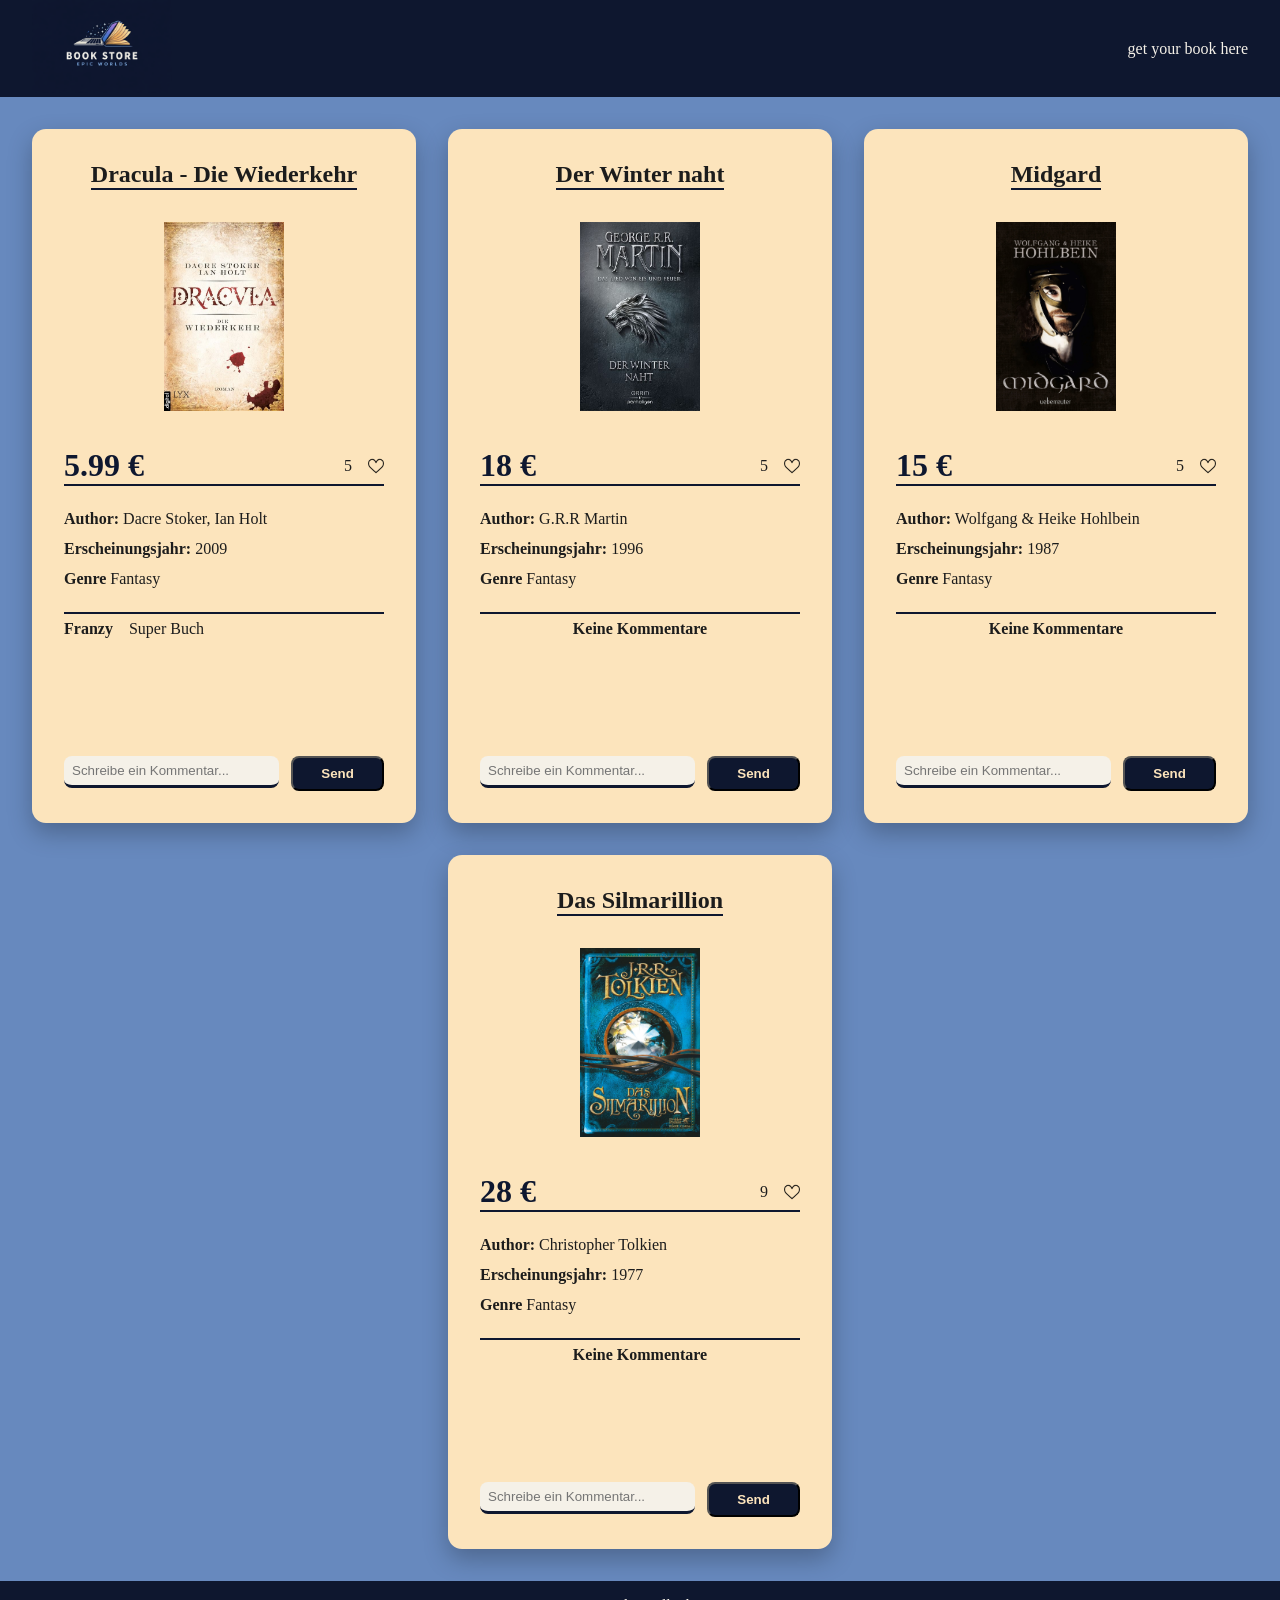
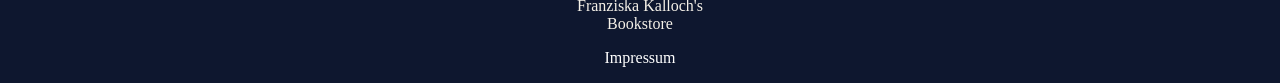
<file: index.html>
<!doctype html>
<html lang="de">
  <head>
    <meta charset="UTF-8" />
    <meta name="viewport" content="width=device-width, initial-scale=1.0" />
    <title>Book Store</title>
    <link rel="stylesheet" href="./styles/style.css" />
    <link rel="stylesheet" href="./styles/responsive.css" />
    <script src="./script/base.js" defer></script>
    <script src="./script/data.js" defer></script>
    <script src="./script/template.js" defer></script>
    <link rel="icon" type="image/png" href="./assets/icon/favicon.png" />
  </head>
  <body onload="init()">
    <header class="header">
      <div class="content-limitation-header">
        <div>
         <img src="./assets/logo.png" class="logo" />
      </div>
      <div>get your book here</div>
      </div>
    </header>
    <div class="wrapper">
    <main id="content"></main>
    </div>
    <footer>
      <div class="footer-text">
    <span> Franziska Kalloch's</span>
    <span>Bookstore</span>
    </div>
    <div>
      <a href="./impressum.html"">Impressum</a>
    </div>
    </footer>
  </body>
</html>
</file>
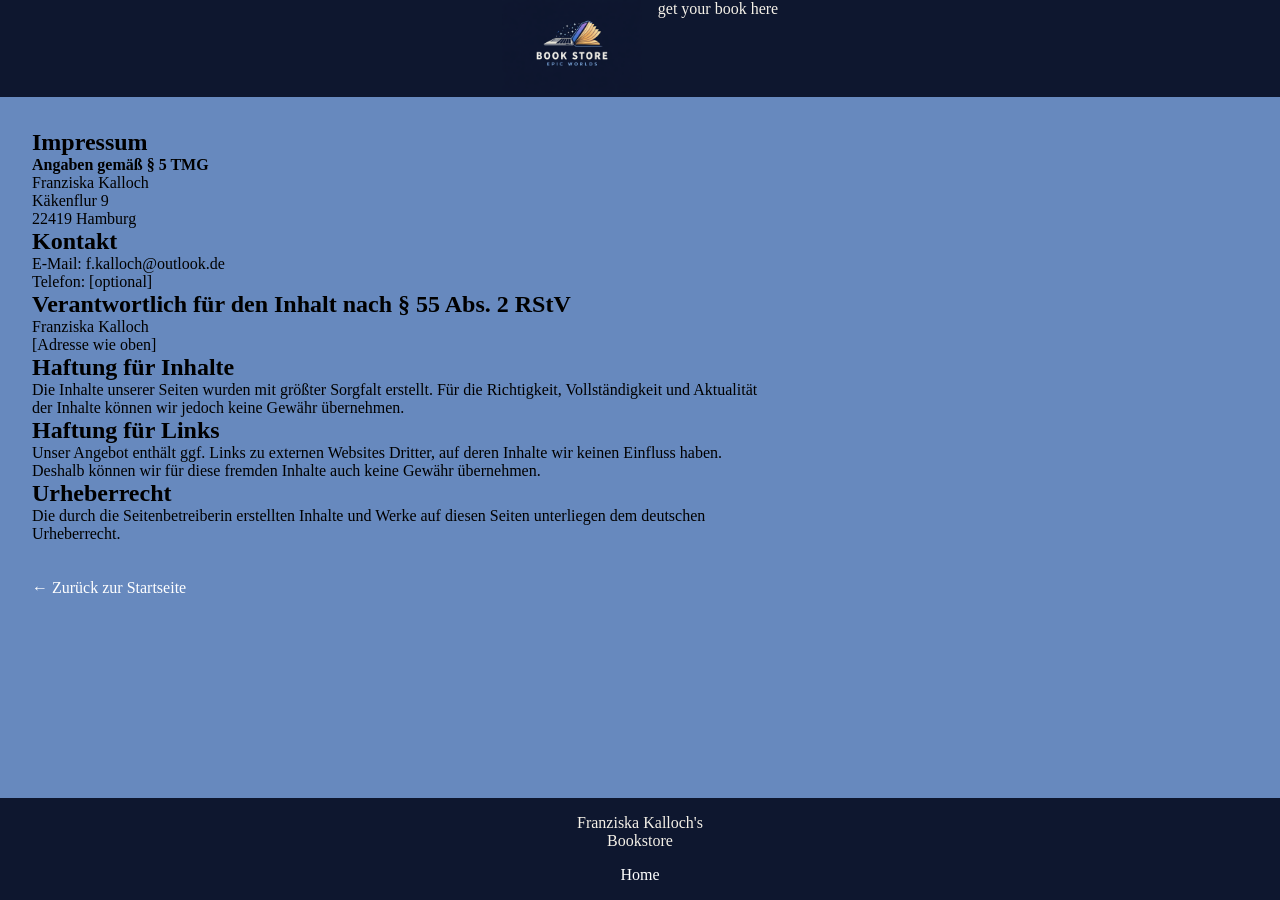
<file: impressum.html>
<!doctype html>
<html lang="de">
  <head>
    <meta charset="UTF-8" />
    <meta name="viewport" content="width=device-width, initial-scale=1.0" />
    <title>Book Store</title>
    <link rel="stylesheet" href="./styles/style.css" />
    <link rel="stylesheet" href="./styles/responsive.css" />
    <link rel="icon" type="image/png" href="./assets/icon/favicon.png" />
  </head>
  <body style="min-height: 100vh; display: flex; flex-direction: column">
    <header class="header">
      <div>
        <img src="./assets/logo.png" class="logo" />
      </div>
      <div>get your book here</div>
    </header>
    <section style="padding: 32px; max-width: 800px; flex: 1; gap: 8px">
      <h1>Impressum</h1>

      <p><strong>Angaben gemäß § 5 TMG</strong></p>

      <p>
        Franziska Kalloch<br />
        Käkenflur 9<br />
        22419 Hamburg
      </p>

      <h2>Kontakt</h2>
      <p>
        E-Mail: f.kalloch@outlook.de<br />
        Telefon: [optional]
      </p>

      <h2>Verantwortlich für den Inhalt nach § 55 Abs. 2 RStV</h2>
      <p>
        Franziska Kalloch<br />
        [Adresse wie oben]
      </p>

      <h2>Haftung für Inhalte</h2>
      <p>
        Die Inhalte unserer Seiten wurden mit größter Sorgfalt erstellt. Für die Richtigkeit, Vollständigkeit und Aktualität der Inhalte können wir jedoch keine
        Gewähr übernehmen.
      </p>

      <h2>Haftung für Links</h2>
      <p>
        Unser Angebot enthält ggf. Links zu externen Websites Dritter, auf deren Inhalte wir keinen Einfluss haben. Deshalb können wir für diese fremden Inhalte
        auch keine Gewähr übernehmen.
      </p>

      <h2>Urheberrecht</h2>
      <p>Die durch die Seitenbetreiberin erstellten Inhalte und Werke auf diesen Seiten unterliegen dem deutschen Urheberrecht.</p>

      <br /><br />
      <a href="index.html">← Zurück zur Startseite</a>
    </section>
    <footer>
      <div class="footer-text">
        <span> Franziska Kalloch's</span>
        <span>Bookstore</span>
      </div>
      <div>
        <a href="./index.html">Home</a>
      </div>
    </footer>
  </body>
</html>
</file>
<file: styles/style.css>
* {
  box-sizing: border-box;
  margin: 0;
  padding: 0;
}

:root {
  --primary-color: rgb(14, 23, 47); /* Logo Hintergrund */
  --primary-light: rgb(24, 48, 84);

  --accent-color: rgb(103, 137, 190); /* Logo Akzentfarbe */
  --accent-hover: rgb(129, 162, 214);

  --paper-color: rgb(252, 228, 188); /* Bücherseitenfarbe */
  --paper-dark: rgb(224, 196, 152);

  --text-light: rgb(245, 241, 232);
  --text-dark: rgb(28, 28, 28);

  --like-color: rgb(196, 72, 92);
  --border-color: rgba(255, 255, 255, 0.12);
  --shadow-color: rgba(0, 0, 0, 0.25);
}

body {
  background-color: var(--accent-color);
  min-height: 100dvh;

  display: flex;
  flex-direction: column;
}

.wrapper {
  display: flex;

  justify-content: center;
  align-items: center;
  flex: 1;
}

main {
  max-width: 1920px;

  display: flex;
  justify-content: center;
  flex-wrap: wrap;
  padding: 32px 16px;

  gap: 32px;
}

.header {
  width: 100%;
  gap: 16px;
  background-color: var(--primary-color);
  color: var(--text-light);

  display: flex;
  justify-content: center;

  padding-inline: 32px;
}

.content-limitation-header {
  max-width: 1920px;
  width: 100%;
  display: flex;
  justify-content: space-between;
  align-items: center;
}

.logo {
  width: 140px;
  height: auto;
}

.book-card {
  width: 24rem;
  min-width: 24rem;

  background-color: var(--paper-color);
  color: var(--text-dark);
  border-radius: 14px;
  overflow: hidden;
  box-shadow: 0 10px 25px var(--shadow-color);

  display: flex;
  flex-direction: column;
  align-items: center;

  padding: 2rem;
  gap: 1.5rem;
}

.book-title {
  text-align: center;

  border-bottom: 2px solid var(--primary-color);
}

.book-image {
  width: 120px;
  height: 205px;
  padding-top: 0.5rem;
  padding-bottom: 0.5rem;
}

.book-info {
  width: 100%;
  display: flex;
  justify-content: space-between;

  border-bottom: 2px solid var(--primary-color);
}

.like-container {
  display: flex;
  align-items: center;
  gap: 1rem;
}

.book-price {
  font-size: 2rem;
  color: var(--primary-color);
  font-weight: bold;
}

.like-button {
  background-color: var(--paper-color);
  border: none;
  display: flex;
  transition: transform 1s ease-in;
}

.like-button:hover {
  transform: translateY(-5px) scale(1.5);
}

.like-button img {
  width: 1rem;
}

.book-facts {
  width: 100%;
  display: flex;
  flex-direction: column;

  gap: 12px;
}

.comment-section {
  width: 100%;
  display: flex;
  flex-direction: column;
  justify-content: space-between;

  border-top: 2px solid var(--primary-color);
  padding-top: 6px;

  gap: 1rem;
}

.comment-list {
  width: 100%;
  height: 120px; /* feste Höhe */
  overflow-y: auto; /* Scroll aktivieren */

  overflow-wrap: break-word;
}

.single-comment {
  width: 100%;
  display: flex;
  align-items: flex-start;

  gap: 1rem;
}

.no-comment {
  display: flex;
  justify-content: center;
}

.form {
  width: 100%;
  display: flex;
  justify-content: space-between;
}

.form input {
  width: 14rem;
  height: 2rem;
  padding: 0.5rem;

  background-color: var(--text-light);
  border: none;

  border-radius: 8px;
  border-bottom: solid var(--primary-color);
}

.btn {
  width: 30%;
  margin-left: 12px;
  border-radius: 8px;
  color: var(--paper-color);
  background-color: var(--primary-color);
  font-weight: bold;
  padding: 8px;
}

footer {
  display: flex;
  flex-direction: column;
  align-items: center;
  padding: 1rem;

  gap: 16px;
  background-color: var(--primary-color);
  color: var(--text-light);
}

a {
  text-decoration: none;
  color: white;
}

.footer-text {
  display: flex;
  flex-direction: column;
  align-items: center;
}
</file>
<file: styles/responsive.css>
@media (max-width: 768px) {
  .header {
    flex-direction: column;
    text-align: center;
    padding: 1rem;
    gap: 0px;
  }

  .book-card {
    width: 100%;
    max-width: 24rem;
  }

  .form {
    flex-direction: column;
    align-items: center;
    gap: 0.5rem;
  }

  .form input {
    width: 100%;
  }

  .btn {
    width: 100%;
    margin-left: 0;
  }
}

@media (max-width: 480px) {
  html {
    font-size: 12px;
  }
}
</file>
